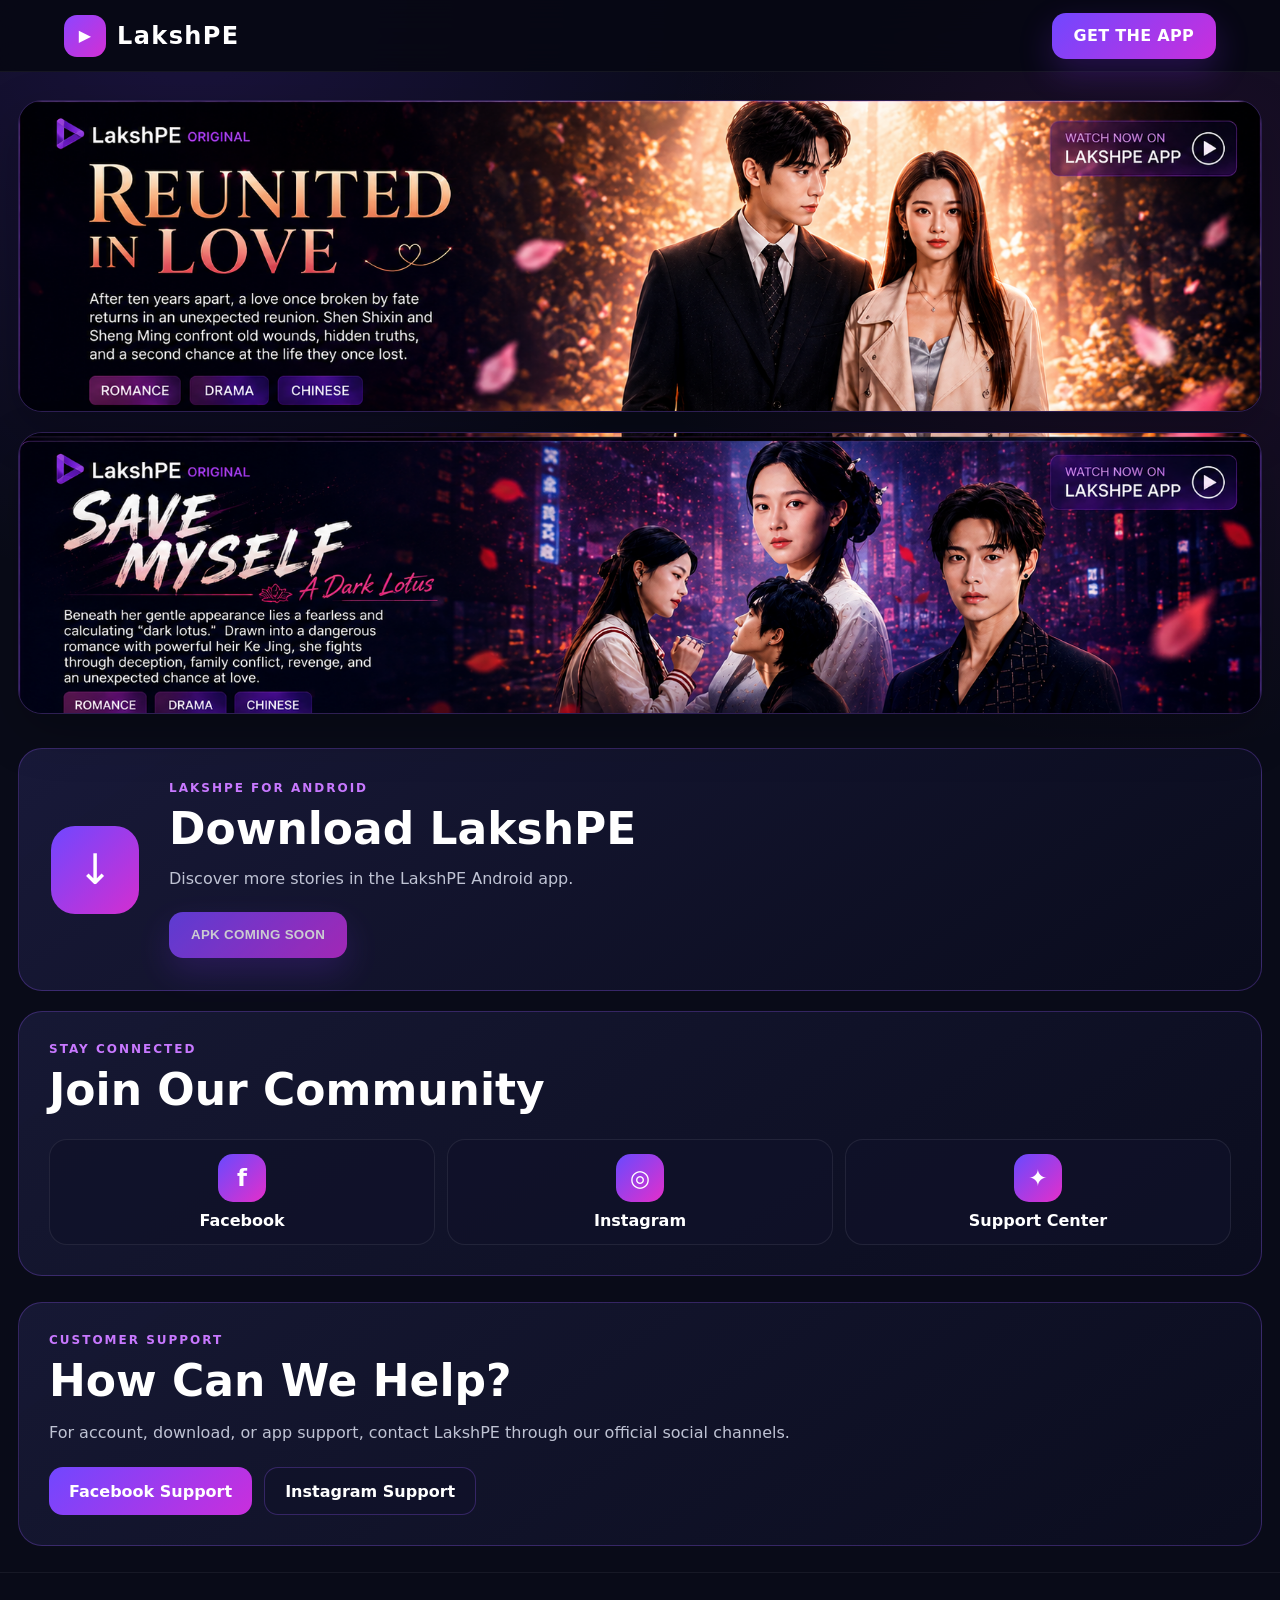
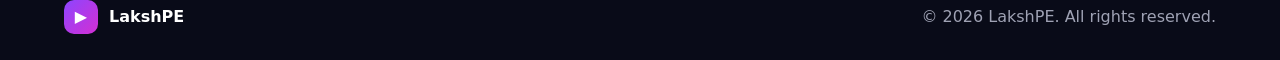
<file: index.html>
<!doctype html>
<html lang="en">
  <head>
    <meta charset="UTF-8" />

    <meta
      name="viewport"
      content="width=device-width, initial-scale=1.0"
    />

    <meta
      name="description"
      content="LakshPE — Discover international stories, drama, and entertainment."
    />

    <meta name="theme-color" content="#090713" />

    <link
      rel="icon"
      type="image/svg+xml"
      href="/favicon.svg
  "
    />

    <title>LakshPE| Stories Beyond Borders</title>
    <script type="module" crossorigin src="/assets/index-p-LmAlTZ.js"></script>
    <link rel="stylesheet" crossorigin href="/assets/index-C0fK3-xm.css">
  </head>

  <body>
    <div id="app"></div>

  </body>
</html>
</file>
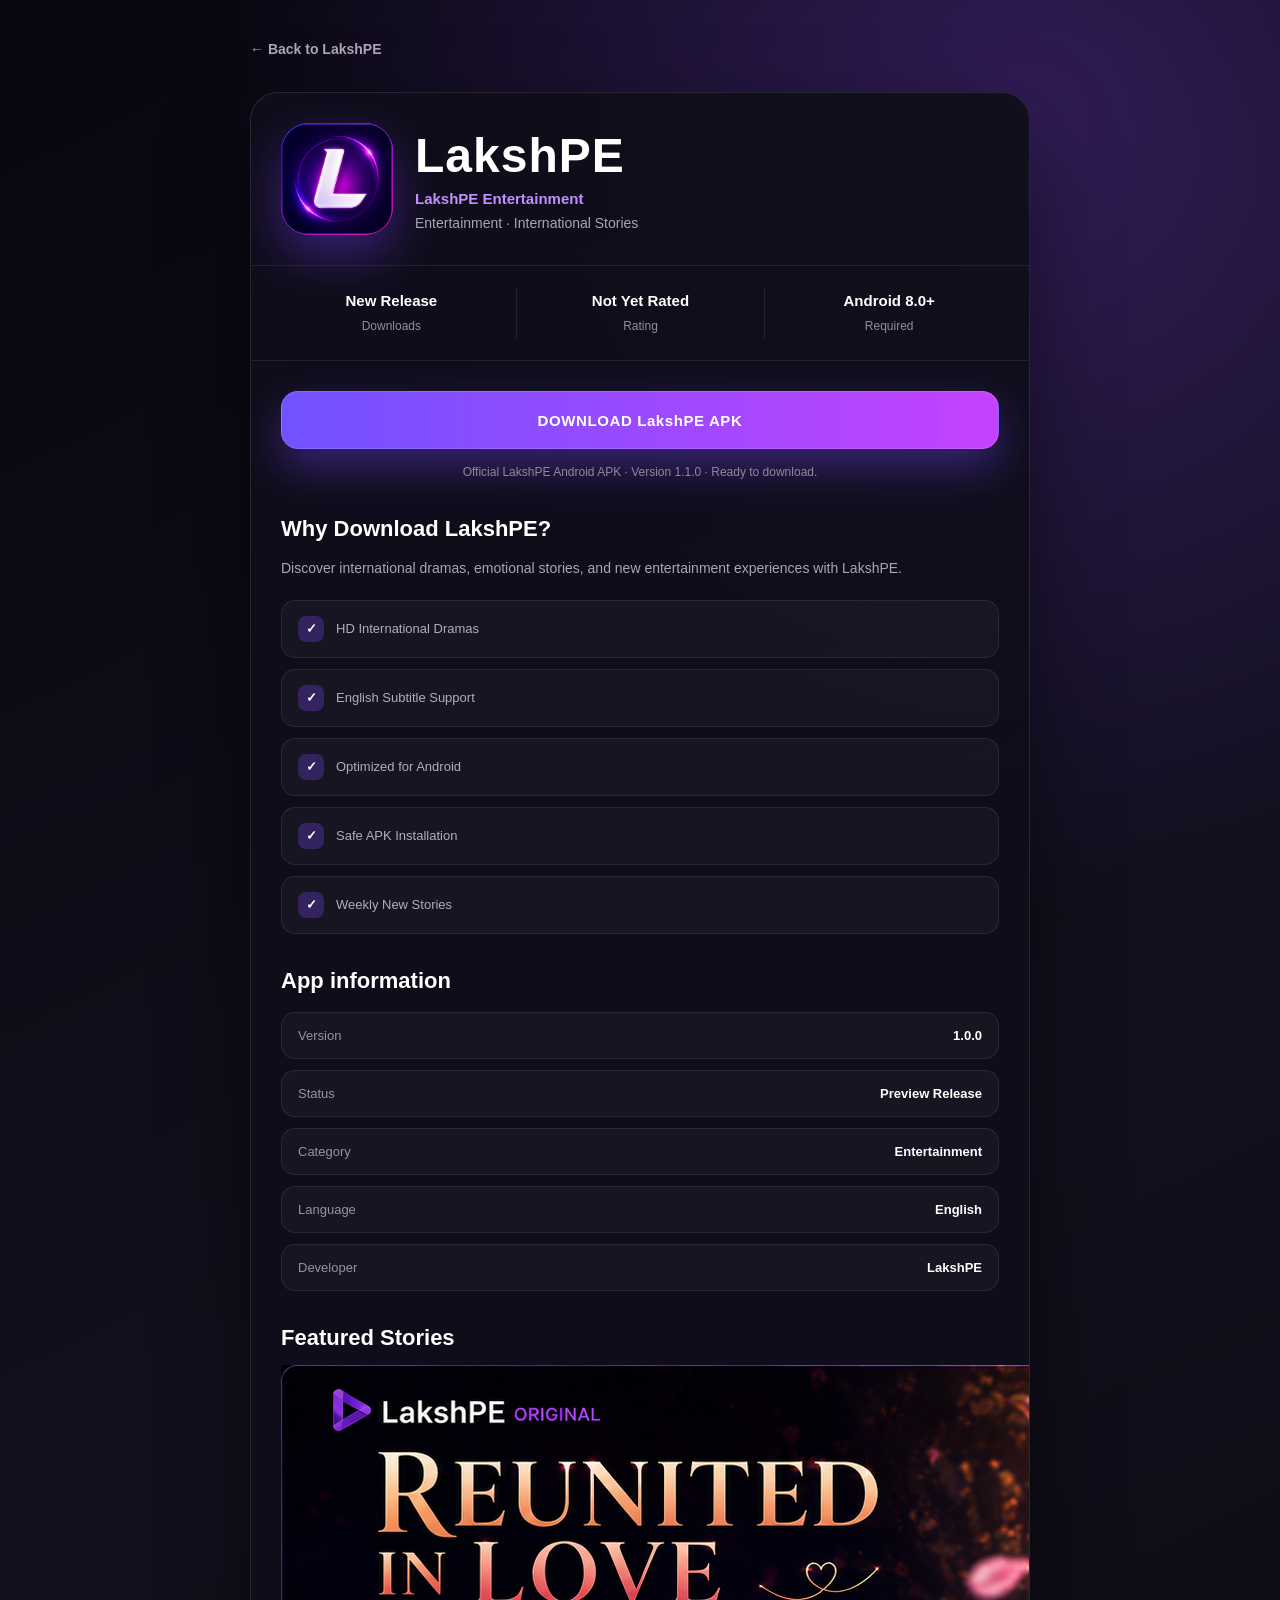
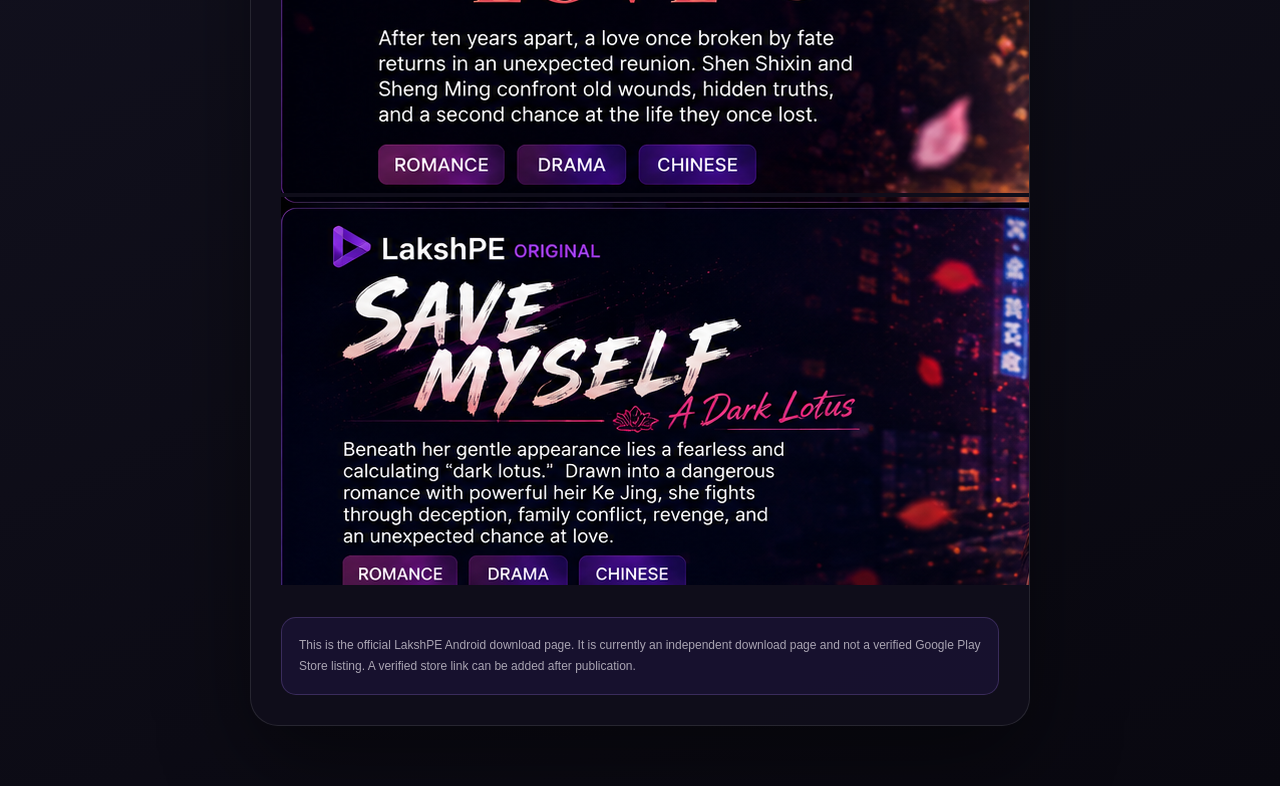
<file: download.html>
<!doctype html>
<html lang="en">
  <head>
    <meta charset="UTF-8" />

    <meta
      name="viewport"
      content="width=device-width, initial-scale=1.0"
    />

    <meta
      name="description"
      content="Download the official LakshPE Android application."
    />

    <meta name="theme-color" content="#090713" />

    <title>Download LakshPE for Android</title>

    <style>
      :root {
        font-family:
          Arial,
          Helvetica,
          sans-serif;
        color: #ffffff;
        background: #080710;
      }

      * {
        box-sizing: border-box;
        margin: 0;
        padding: 0;
      }

      body {
        min-width: 320px;
        min-height: 100vh;
        padding: 28px 16px 60px;
        background:
          radial-gradient(
            circle at 80% 5%,
            rgba(146, 71, 255, 0.28),
            transparent 32%
          ),
          linear-gradient(
            155deg,
            #080710,
            #11101d 52%,
            #090810
          );
      }

      a {
        color: inherit;
        text-decoration: none;
      }

      .store-page {
        width: min(780px, 100%);
        margin: 0 auto;
      }

      .back-link {
        min-height: 42px;
        margin-bottom: 22px;
        display: inline-flex;
        align-items: center;
        gap: 8px;
        color: #aaa4b6;
        font-size: 14px;
        font-weight: 700;
      }

      .back-link:hover {
        color: #ffffff;
      }

      .app-card {
        overflow: hidden;
        border: 1px solid rgba(255, 255, 255, 0.1);
        border-radius: 28px;
        background: rgba(16, 14, 27, 0.95);
        box-shadow: 0 34px 90px rgba(0, 0, 0, 0.45);
      }

      .app-header {
        padding: 30px;
        display: flex;
        align-items: center;
        gap: 22px;
      }
      .app-icon {
        width: 112px;
        height: 112px;
        flex: 0 0 auto;
        display: flex;
        align-items: center;
        justify-content: center;
        border-radius: 28px;
        color: #ffffff;
        background:
          linear-gradient(
            140deg,
            #5123df,
            #a52dff 55%,
            #ff3d92
          );
        box-shadow: 0 20px 48px rgba(117, 61, 255, 0.4);
        font-size: 58px;
        font-weight: 900;
        font-style: italic;
      }

      .app-name {
        font-size: clamp(32px, 7vw, 48px);
        letter-spacing: 1px;
      }

      .developer {
        margin-top: 7px;
        color: #bf91ff;
        font-size: 15px;
        font-weight: 800;
      }

      .category {
        margin-top: 8px;
        color: #aaa5b5;
        font-size: 14px;
      }

      .app-stats {
        padding: 22px 16px;
        display: grid;
        grid-template-columns: repeat(3, 1fr);
        border-top: 1px solid rgba(255, 255, 255, 0.08);
        border-bottom: 1px solid rgba(255, 255, 255, 0.08);
      }

      .stat {
        padding: 4px 12px;
        text-align: center;
      }

      .stat + .stat {
        border-left: 1px solid rgba(255, 255, 255, 0.09);
      }

      .stat strong {
        display: block;
        margin-bottom: 7px;
        font-size: 15px;
      }

      .stat span {
        color: #928c9e;
        font-size: 12px;
      }

      .app-content {
        padding: 30px;
      }

      .download-button {
        min-height: 58px;
        width: 100%;
        display: flex;
        align-items: center;
        justify-content: center;
        border: 1px solid rgba(255, 255, 255, 0.14);
        border-radius: 17px;
        color: #ffffff;
        background:
          linear-gradient(
            90deg,
            #7152ff,
            #c442ff
          );
        box-shadow: 0 18px 44px rgba(118, 69, 255, 0.4);
        font-size: 15px;
        font-weight: 900;
        letter-spacing: 0.6px;
        transition:
          transform 0.2s ease,
          box-shadow 0.2s ease;
      }

      .download-button:hover {
        transform: translateY(-2px);
        box-shadow: 0 23px 52px rgba(118, 69, 255, 0.54);
      }

      .download-note {
        margin-top: 13px;
        color: #8f8999;
        font-size: 12px;
        line-height: 1.7;
        text-align: center;
      }

      .section {
        margin-top: 34px;
      }

      .section h2 {
        margin-bottom: 14px;
        font-size: 22px;
      }

      .section p {
        color: #aaa5b3;
        font-size: 14px;
        line-height: 1.8;
      }

      .feature-list {
        .featured-stories {
  margin-top: 28px;
}

.featured-story-list {
  margin-top: 18px;
  display: grid;
  gap: 16px;
}

.featured-story {
  display: block;
  overflow: hidden;
  border: 1px solid rgba(151, 91, 255, 0.28);
  border-radius: 18px;
  background: #080a14;
}

.featured-story img {
  width: 100%;
  height: auto;
  display: block;
  object-fit: contain;
}        margin-top: 18px;
        display: grid;
        gap: 11px;
      }

      .feature {
        padding: 15px 16px;
        display: flex;
        align-items: center;
        gap: 12px;
        border: 1px solid rgba(255, 255, 255, 0.08);
        border-radius: 14px;
        background: rgba(255, 255, 255, 0.035);
        color: #b2adba;
        font-size: 13px;
      }

      .feature-mark {
        width: 26px;
        height: 26px;
        flex: 0 0 auto;
        display: flex;
        align-items: center;
        justify-content: center;
        border-radius: 8px;
        color: #ffffff;
        background: rgba(126, 76, 255, 0.28);
        font-weight: 900;
      }

      .information {
        margin-top: 18px;
        display: grid;
        gap: 11px;
      }

      .information-row {
        padding: 15px 16px;
        display: flex;
        align-items: center;
        justify-content: space-between;
        gap: 24px;
        border: 1px solid rgba(255, 255, 255, 0.08);
        border-radius: 14px;
        background: rgba(255, 255, 255, 0.035);
      }

      .information-row span {
        color: #9892a3;
        font-size: 13px;
      }

      .information-row strong {
        font-size: 13px;
        text-align: right;
      }

      .official-notice {
        margin-top: 28px;
        padding: 17px;
        border: 1px solid rgba(184, 135, 255, 0.22);
        border-radius: 15px;
        color: #aaa5b3;
        background: rgba(117, 74, 255, 0.09);
        font-size: 12px;
        line-height: 1.75;
      }

      @media (max-width: 560px) {
        body {
          padding: 18px 11px 40px;
        }

        .app-header {
          padding: 22px 18px;
          align-items: flex-start;
        }

        .app-icon {
          width: 84px;
          height: 84px;
          border-radius: 22px;
          font-size: 43px;
        }

        .app-name {
          font-size: 29px;
        }

        .developer {
          font-size: 13px;
        }

        .category {
          font-size: 12px;
          line-height: 1.5;
        }

        .app-stats {
          padding: 18px 4px;
        }

        .stat {
          padding: 3px 6px;
        }

        .stat strong {
          font-size: 12px;
          line-height: 1.4;
        }

        .stat span {
          font-size: 10px;
        }

        .app-content {
          padding: 23px 18px;
        }

        .information-row {
          align-items: flex-start;
        }
      }
    </style>
  </head>

  <body>
    <main class="store-page">
      <a class="back-link" href="/">
        ← Back to LakshPE
      </a>

      <article class="app-card">
        <header class="app-header">
<div class="app-icon" aria-hidden="true">
  <img
    src="/assets/lakshpe-icon.png"
    alt=""
    style="display: block; width: 100%; height: 100%; object-fit: cover; border-radius: inherit;"
  />
</div>

<div>
  <h1 class="app-name">LakshPE</h1>
            <p class="developer">
              LakshPE Entertainment
            </p>

            <p class="category">
              Entertainment · International Stories
            </p>
          </div>
        </header>

        <section class="app-stats">
          <div class="stat">
            <strong>New Release</strong>
            <span>Downloads</span>
          </div>

          <div class="stat">
            <strong>Not Yet Rated</strong>
            <span>Rating</span>
          </div>

          <div class="stat">
            <strong>Android 8.0+</strong>
            <span>Required</span>
          </div>
        </section>

        <div class="app-content">
          <a
            class="download-button"
href="https://github.com/lakshpe-official/lakshpe-official.github.io/releases/download/v1.1/LakshPE-FINAL-v1.1.apk"         
            download
          >
            DOWNLOAD LakshPE APK
          </a>

          <p class="download-note">
Official LakshPE Android APK · Version 1.1.0 · Ready to download.          </p>

<section class="section">
  <h2>Why Download LakshPE?</h2>

  <p>
    Discover international dramas, emotional stories,
    and new entertainment experiences with LakshPE.
  </p>

  <div class="feature-list">

    <div class="feature">
      <span class="feature-mark">✓</span>
      HD International Dramas
    </div>

    <div class="feature">
      <span class="feature-mark">✓</span>
      English Subtitle Support
    </div>

    <div class="feature">
      <span class="feature-mark">✓</span>
      Optimized for Android
    </div>

    <div class="feature">
      <span class="feature-mark">✓</span>
      Safe APK Installation
    </div>

    <div class="feature">
      <span class="feature-mark">✓</span>
      Weekly New Stories
    </div>

  </div>
</section>
          <section class="section">
            <h2>App information</h2>

            <div class="information">
              <div class="information-row">
                <span>Version</span>
                <strong>1.0.0</strong>
              </div>

              <div class="information-row">
                <span>Status</span>
                <strong>Preview Release</strong>
              </div>

              <div class="information-row">
                <span>Category</span>
                <strong>Entertainment</strong>
              </div>

              <div class="information-row">
                <span>Language</span>
                <strong>English</strong>
              </div>

              <div class="information-row">
                <span>Developer</span>
                <strong>LakshPE</strong>
              </div>
            </div>
          </section>
<section class="section featured-stories">
  <h2>Featured Stories</h2>

  <div class="featured-story-list">

    <a href="../index.html" class="featured-story">
      <img
        src="./assets/reunited-in-love-banner.png"
        alt="Reunited in Love - LakshPE Original"
      />
    </a>

    <a href="../index.html" class="featured-story">
      <img
        src="./assets/save-myself-banner.png"
        alt="Save Myself - LakshPE Original"
      />
    </a>

  </div>
</section>
          <div class="official-notice">
            This is the official LakshPE Android download page.
            It is currently an independent download page and not
            a verified Google Play Store listing. A verified store
            link can be added after publication.
          </div>
        </div>
      </article>
    </main>
  </body>
</html>
</file>
<file: assets/index-C0fK3-xm.css>
:root{--bg:#090b18;--panel:#11152a;--panel-soft:#171b35;--text:#fff;--muted:#bfc3d4;--purple:#8d45ff;--pink:#d32fd3;--border:#975bff47}*{box-sizing:border-box;margin:0;padding:0}html{scroll-behavior:smooth}body{min-width:320px;min-height:100vh;color:var(--text);background:radial-gradient(circle at 15% 0%, #753dff29, transparent 30%), radial-gradient(circle at 90% 15%, #d230cd1a, transparent 28%), var(--bg);font-family:Inter,ui-sans-serif,system-ui,-apple-system,BlinkMacSystemFont,Segoe UI,sans-serif}a{color:inherit;text-decoration:none}button,a{-webkit-tap-highlight-color:transparent}.site-shell{min-height:100vh}.topbar{z-index:100;-webkit-backdrop-filter:blur(18px);backdrop-filter:blur(18px);background:#070814f0;border-bottom:1px solid #ffffff0f;justify-content:space-between;align-items:center;gap:18px;min-height:72px;padding:12px clamp(16px,5vw,64px);display:flex;position:sticky;top:0}.brand,.footer-brand{align-items:center;gap:11px;font-weight:900;display:flex}.brand-mark,.footer-logo{color:#fff;background:linear-gradient(135deg, var(--purple), var(--pink));border-radius:13px;place-items:center;width:42px;height:42px;display:grid}.brand-name{letter-spacing:1.4px;font-size:24px}.app-button{color:#fff;letter-spacing:.3px;background:linear-gradient(135deg,#7147ff,#ca2edc);border:0;border-radius:14px;justify-content:center;align-items:center;min-height:46px;padding:0 22px;font-weight:900;display:inline-flex;box-shadow:0 14px 34px #8431ff3d}.stories{gap:20px;width:min(1320px,100% - 36px);margin:0 auto;padding:28px 0 22px;display:grid}.story-banner{border:1px solid var(--border);background:#060811;border-radius:24px;display:block;overflow:hidden;box-shadow:0 18px 50px #00000038}.story-banner img{width:100%;height:auto;display:block}.download-section,.community-section{width:min(1320px,100% - 36px);margin:0 auto}.download-section{padding:12px 0 20px}.download-content{border:1px solid var(--border);background:linear-gradient(145deg,#191a3af5,#0a0c1dfa);border-radius:24px;grid-template-columns:92px 1fr;align-items:center;gap:26px;padding:32px;display:grid}.download-icon{background:linear-gradient(135deg,#7047ff,#d42ed0);border-radius:24px;place-items:center;width:88px;height:88px;font-size:42px;display:grid}.section-label{color:#c878ff;letter-spacing:2px;font-size:12px;font-weight:900}.download-content h2,.community-section h2{margin-top:8px;font-size:clamp(30px,4vw,44px)}.download-description{color:var(--muted);margin-top:12px;line-height:1.6}.apk-button{opacity:.78;cursor:not-allowed;margin-top:20px}.community-section{border:1px solid var(--border);background:linear-gradient(145deg,#171935f5,#0b0d1ffa);border-radius:24px;margin-bottom:26px;padding:30px}.social-links{grid-template-columns:repeat(3,1fr);gap:12px;margin-top:24px;display:grid}.social-link{background:#11122ac2;border:1px solid #ffffff14;border-radius:18px;flex-direction:column;justify-content:center;align-items:center;gap:9px;min-height:104px;padding:14px 10px;font-weight:800;display:flex}.social-icon{background:linear-gradient(135deg,#684aff,#e52eca);border-radius:15px;place-items:center;width:48px;height:48px;font-size:23px;display:grid}.footer{color:#9fa2b4;border-top:1px solid #ffffff0f;justify-content:space-between;align-items:center;gap:20px;min-height:88px;padding:22px clamp(18px,5vw,64px);display:flex}.footer-brand{color:#fff}.footer-logo{border-radius:10px;width:34px;height:34px}.mobile-navigation{display:none}@media (width<=860px){body{padding-bottom:82px}.topbar{padding:12px 14px}.brand-mark{width:40px;height:40px}.brand-name{font-size:21px}.top-download{min-height:42px;padding:0 16px;font-size:12px}.stories,.download-section,.community-section{width:calc(100% - 24px)}.stories{gap:14px;padding-top:18px}.story-banner{border-radius:18px}.download-content{grid-template-columns:68px 1fr;gap:16px;padding:24px 18px}.download-icon{border-radius:20px;width:68px;height:68px;font-size:32px}.community-section{padding:24px 18px}.social-links{gap:8px}.social-link{min-height:94px;padding:12px 6px;font-size:11px}.social-icon{border-radius:14px;width:44px;height:44px;font-size:21px}.footer{flex-direction:column;align-items:flex-start;padding:24px 18px 104px}.mobile-navigation{z-index:120;-webkit-backdrop-filter:blur(18px);backdrop-filter:blur(18px);background:#0e0e22f2;border:1px solid #ffffff1a;border-radius:19px;grid-template-columns:repeat(3,1fr);min-height:62px;padding:6px;display:grid;position:fixed;bottom:8px;left:10px;right:10px;box-shadow:0 18px 40px #0000006b}.mobile-navigation a{color:#aaa5b8;flex-direction:column;justify-content:center;align-items:center;gap:3px;font-size:10px;font-weight:900;display:flex}.mobile-navigation a span{color:#bc6cff;font-size:20px}}@media (width<=480px){.brand-name{font-size:19px}.download-content{grid-template-columns:1fr}.download-icon{width:60px;height:60px}.social-links{grid-template-columns:repeat(3,1fr)}}.support-section{border:1px solid var(--border);background:linear-gradient(145deg,#171935f5,#0b0d1ffa);border-radius:24px;width:min(1320px,100% - 36px);margin:0 auto 26px;padding:30px}.support-section h2{margin-top:8px;font-size:clamp(30px,4vw,44px)}.support-description{color:var(--muted);margin-top:14px;line-height:1.6}.support-actions{flex-wrap:wrap;gap:12px;margin-top:22px;display:flex}.support-button{background:linear-gradient(135deg,#7147ff,#ca2edc);border-radius:14px;justify-content:center;align-items:center;min-height:48px;padding:0 20px;font-weight:900;display:inline-flex}.support-button.secondary{border:1px solid var(--border);background:#11122acc}@media (width<=860px){.support-section{width:calc(100% - 24px);padding:24px 18px}.support-actions{display:grid}.support-button{width:100%}}
</file>
